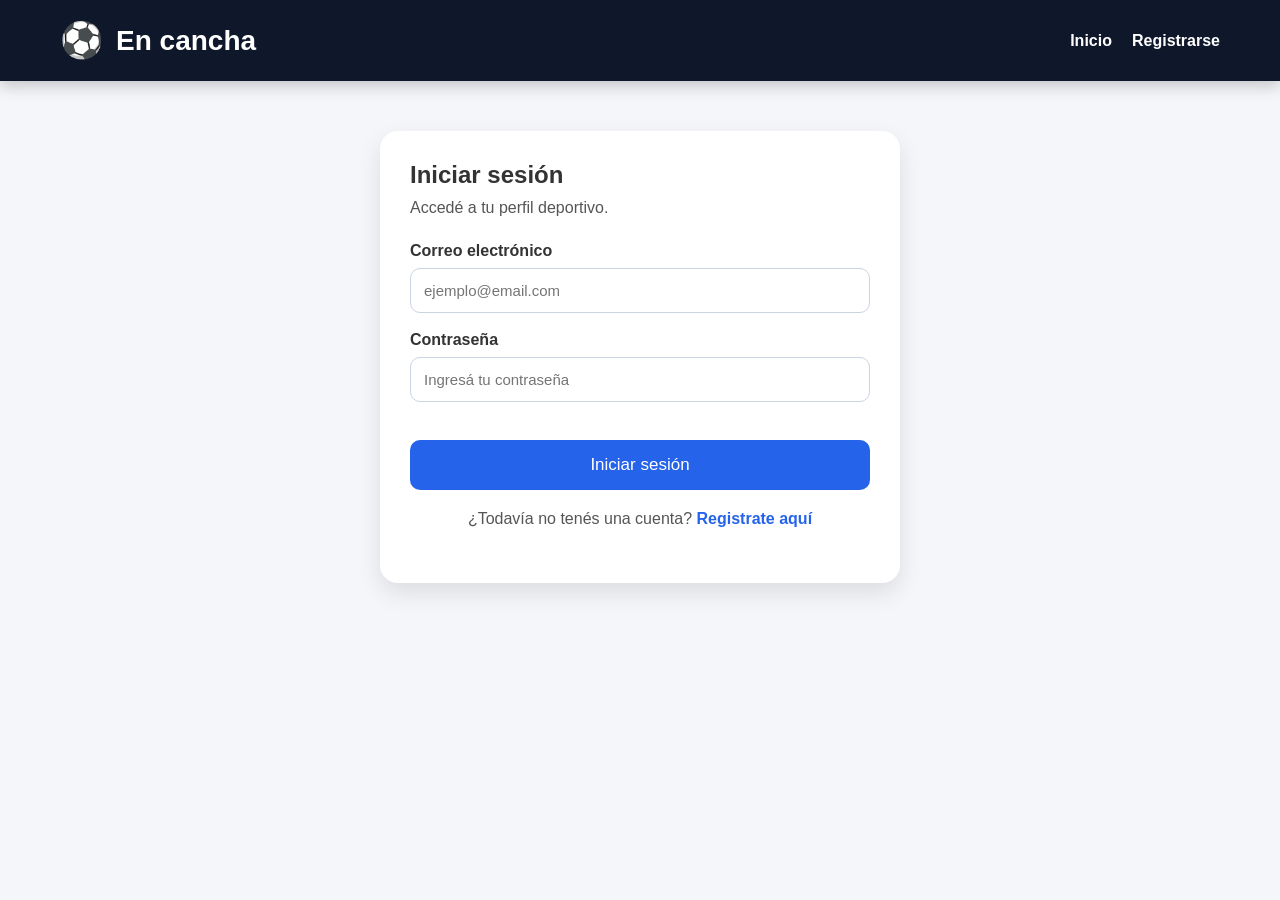
<file: login.html>
<!DOCTYPE html>
<html lang="es">

<head>

    <meta charset="UTF-8">

    <meta name="viewport" content="width=device-width, initial-scale=1.0">

    <title>Iniciar sesión | En cancha</title>

    <link rel="stylesheet" href="css/styles.css">

</head>

<body>

    <header class="navbar">

        <div class="logo">

            <span>⚽</span>

            <h1>En cancha</h1>

        </div>

        <nav>

            <a href="index.html">Inicio</a>

            <a href="registro.html">Registrarse</a>

        </nav>

    </header>

    <main class="contenedor-formulario">

        <section class="formulario-card">

            <h2>Iniciar sesión</h2>

            <p>
                Accedé a tu perfil deportivo.
            </p>

            <form id="loginForm">

                <div class="grupo-input">

                    <label for="email">
                        Correo electrónico
                    </label>

                    <input
                        type="email"
                        id="email"
                        required
                        placeholder="ejemplo@email.com">

                </div>

                <div class="grupo-input">

                    <label for="password">
                        Contraseña
                    </label>

                    <input
                        type="password"
                        id="password"
                        required
                        placeholder="Ingresá tu contraseña">

                </div>

                <button
                    type="submit"
                    class="btn-principal">

                    Iniciar sesión

                </button>

            </form>

            <div id="mensajeLogin"></div>

            <p class="texto-login">

                ¿Todavía no tenés una cuenta?

                <a href="registro.html">

                    Registrate aquí

                </a>

            </p>

        </section>

    </main>

    <!-- <script src="https://cdn.jsdelivr.net/npm/@supabase/supabase-js@2"></script> -->
    <script type="module" src="./js/login.js"></script>

</body>

</html>
</file>
<file: css/styles.css>
/* ==========================================================
   RESET GENERAL
========================================================== */

*{
    margin:0;
    padding:0;
    box-sizing:border-box;
}

html{
    scroll-behavior:smooth;
}

body{

    font-family:Arial, Helvetica, sans-serif;

    background:#f4f6f9;

    color:#333;

    min-height:100vh;

}

/* ==========================================================
   LINKS
========================================================== */

a{

    text-decoration:none;

    color:inherit;

}

ul{

    list-style:none;

}

/* ==========================================================
   NAVBAR
========================================================== */

.navbar{

    display:flex;

    justify-content:space-between;

    align-items:center;

    padding:20px 60px;

    background:#0F172A;

    color:white;

    box-shadow:0 5px 15px rgba(0,0,0,.2);

}

.logo{

    display:flex;

    align-items:center;

    gap:12px;

}

.logo span{

    font-size:35px;

}

.logo h1{

    font-size:28px;

}

.navbar nav{

    display:flex;

    gap:20px;

    align-items:center;

}

.navbar nav a{

    transition:.3s;

    font-weight:bold;

}

.navbar nav a:hover{

    color:#38BDF8;

}

/* ==========================================================
   BOTONES
========================================================== */

.btn-nav{

    background:#2563EB;

    color:white;

    border:none;

    padding:12px 22px;

    border-radius:8px;

    cursor:pointer;

    transition:.3s;

}

.btn-nav:hover{

    background:#1D4ED8;

}

.btn-primary{

    background:#2563EB;

    color:white;

    padding:15px 35px;

    border-radius:10px;

    transition:.3s;

    font-weight:bold;

}

.btn-primary:hover{

    background:#1E40AF;

}

.btn-secondary{

    background:white;

    color:#2563EB;

    border:2px solid #2563EB;

    padding:15px 35px;

    border-radius:10px;

    transition:.3s;

    font-weight:bold;

}

.btn-secondary:hover{

    background:#2563EB;

    color:white;

}

.btn-principal{

    margin-top:20px;

    width:100%;

    padding:15px;

    border:none;

    border-radius:10px;

    background:#2563EB;

    color:white;

    cursor:pointer;

    font-size:17px;

    transition:.3s;

}

.btn-principal:hover{

    background:#1D4ED8;

}

/* ==========================================================
   HERO
========================================================== */

.hero{

    display:flex;

    justify-content:space-between;

    align-items:center;

    padding:80px;

    gap:60px;

}

.hero-content{

    flex:1;

}

.hero-content h2{

    font-size:48px;

    line-height:1.3;

    margin-bottom:25px;

}

.hero-content p{

    font-size:20px;

    color:#555;

    margin-bottom:35px;

}

.hero-buttons{

    display:flex;

    gap:20px;

}

.hero-card{

    width:350px;

    background:white;

    padding:30px;

    border-radius:20px;

    box-shadow:0 15px 30px rgba(0,0,0,.15);

}

.hero-card h3{

    margin-bottom:25px;

}

.stat{

    display:flex;

    justify-content:space-between;

    margin-bottom:18px;

    font-size:18px;

}

/* ==========================================================
   SECCIONES GENERALES
========================================================== */

.features,
.about{
    padding:70px 80px;
}

.features h2,
.about h2{
    text-align:center;
    font-size:36px;
    margin-bottom:40px;
}

.cards-grid{
    display:grid;
    grid-template-columns:repeat(auto-fit, minmax(230px, 1fr));
    gap:25px;
}

.card{
    background:white;
    padding:30px;
    border-radius:18px;
    box-shadow:0 10px 25px rgba(0,0,0,.10);
    transition:.3s;
}

.card:hover{
    transform:translateY(-5px);
}

.icon{
    font-size:40px;
    margin-bottom:15px;
}

.about p{
    max-width:900px;
    margin:auto;
    font-size:19px;
    line-height:1.7;
    text-align:center;
    color:#555;
}

footer{
    background:#0F172A;
    color:white;
    text-align:center;
    padding:25px;
    margin-top:40px;
}

/* ==========================================================
   FORMULARIOS
========================================================== */

.contenedor-formulario,
.perfil-container,
.partidos-container,
.torneos-container,
.mapa-container,
.estadisticas-container{
    padding:50px;
}

.formulario-card,
.perfil-card,
.formulario-partido,
.formulario-torneo,
.formulario-cancha,
.historial-partidos,
.historial-torneos,
.historial-canchas,
.estadisticas-detalladas,
.mapa-info,
.mapa-box{
    background:white;
    padding:30px;
    border-radius:18px;
    box-shadow:0 10px 25px rgba(0,0,0,.10);
    margin-bottom:30px;
}

.formulario-card{
    max-width:520px;
    margin:auto;
}

.formulario-card h2,
.formulario-partido h2,
.formulario-torneo h2,
.formulario-cancha h2{
    margin-bottom:10px;
}

.formulario-card p{
    color:#555;
    margin-bottom:25px;
}

.grupo-input{
    display:flex;
    flex-direction:column;
    margin-bottom:18px;
}

.grupo-input label{
    font-weight:bold;
    margin-bottom:8px;
}

.grupo-input input,
.grupo-input select,
.grupo-input textarea{
    padding:13px;
    border:1px solid #CBD5E1;
    border-radius:10px;
    font-size:15px;
}

.grupo-input input:focus,
.grupo-input select:focus,
.grupo-input textarea:focus{
    outline:none;
    border-color:#2563EB;
}

.grid-formulario{
    display:grid;
    grid-template-columns:repeat(auto-fit, minmax(220px, 1fr));
    gap:20px;
}

.texto-login{
    margin-top:20px;
    text-align:center;
}

.texto-login a{
    color:#2563EB;
    font-weight:bold;
}

/* ==========================================================
   MENSAJES
========================================================== */

#mensajeRegistro,
#mensajeLogin{
    margin-top:15px;
    text-align:center;
    font-weight:bold;
}

.mensaje-exito{
    color:#16A34A;
}

.mensaje-error{
    color:#DC2626;
}

/* ==========================================================
   DASHBOARD
========================================================== */

.dashboard{
    display:flex;
    min-height:calc(100vh - 80px);
}

.sidebar{
    width:260px;
    background:#1E293B;
    color:white;
    padding:30px;
}

.sidebar h2{
    margin-bottom:25px;
}

.sidebar li{
    margin-bottom:18px;
}

.sidebar a{
    display:block;
    padding:12px;
    border-radius:8px;
    transition:.3s;
}

.sidebar a:hover{
    background:#334155;
}

.contenido-dashboard{
    flex:1;
    padding:40px;
}

.bienvenida{
    background:white;
    padding:30px;
    border-radius:18px;
    box-shadow:0 10px 25px rgba(0,0,0,.10);
    margin-bottom:30px;
}

.resumen,
.estadisticas-resumen{
    display:grid;
    grid-template-columns:repeat(auto-fit, minmax(180px, 1fr));
    gap:20px;
    margin-bottom:30px;
}

.card-resumen,
.card-estadistica,
.estadistica{
    background:white;
    padding:25px;
    border-radius:18px;
    box-shadow:0 10px 25px rgba(0,0,0,.10);
    text-align:center;
}

.card-resumen p,
.card-estadistica p,
.estadistica span{
    font-size:34px;
    font-weight:bold;
    color:#2563EB;
    margin-top:10px;
}

.grid-acciones{
    display:grid;
    grid-template-columns:repeat(auto-fit, minmax(220px, 1fr));
    gap:20px;
}

.accion{
    background:white;
    padding:25px;
    border-radius:18px;
    box-shadow:0 10px 25px rgba(0,0,0,.10);
    transition:.3s;
}

.accion:hover{
    transform:translateY(-5px);
}

/* ==========================================================
   TABLAS
========================================================== */

table{
    width:100%;
    border-collapse:collapse;
    margin-top:20px;
}

thead{
    background:#0F172A;
    color:white;
}

th,
td{
    padding:14px;
    text-align:left;
    border-bottom:1px solid #E2E8F0;
}

tbody tr:hover{
    background:#F1F5F9;
}

/* ==========================================================
   PERFIL
========================================================== */

.perfil-header{
    display:flex;
    align-items:center;
    gap:25px;
    margin-bottom:30px;
}

.foto-perfil img{
    width:120px;
    height:120px;
    border-radius:50%;
    object-fit:cover;
    background:#E2E8F0;
}

.estadisticas-perfil{
    background:white;
    padding:30px;
    border-radius:18px;
    box-shadow:0 10px 25px rgba(0,0,0,.10);
}

.estadisticas-grid{
    display:grid;
    grid-template-columns:repeat(auto-fit, minmax(160px, 1fr));
    gap:20px;
    margin-top:20px;
}

/* ==========================================================
   ESTADÍSTICAS Y GRÁFICOS
========================================================== */

.graficos{
    display:grid;
    grid-template-columns:repeat(auto-fit, minmax(300px, 1fr));
    gap:25px;
    margin-bottom:30px;
}

.grafico{
    background:white;
    padding:25px;
    border-radius:18px;
    box-shadow:0 10px 25px rgba(0,0,0,.10);
}

.grafico h3{
    margin-bottom:20px;
}

/* ==========================================================
   MAPA
========================================================== */

#mapa{
    width:100%;
    height:420px;
    border-radius:15px;
}

/* ==========================================================
   BOTONES DE ACCIÓN
========================================================== */

.btn-editar,
.btn-eliminar{
    border:none;
    padding:8px 12px;
    border-radius:8px;
    cursor:pointer;
    margin-right:5px;
}

.btn-editar{
    background:#FACC15;
}

.btn-eliminar{
    background:#EF4444;
    color:white;
}

/* ==========================================================
   RESPONSIVE
========================================================== */

@media(max-width:900px){

    .navbar{
        flex-direction:column;
        gap:20px;
        padding:20px;
    }

    .navbar nav{
        flex-wrap:wrap;
        justify-content:center;
    }

    .hero{
        flex-direction:column;
        padding:40px 25px;
        text-align:center;
    }

    .hero-content h2{
        font-size:34px;
    }

    .hero-buttons{
        flex-direction:column;
    }

    .hero-card{
        width:100%;
    }

    .dashboard{
        flex-direction:column;
    }

    .sidebar{
        width:100%;
    }

    .contenido-dashboard,
    .contenedor-formulario,
    .perfil-container,
    .partidos-container,
    .torneos-container,
    .mapa-container,
    .estadisticas-container{
        padding:25px;
    }

    table{
        font-size:13px;
    }

    th,
    td{
        padding:10px;
    }
}
</file>
